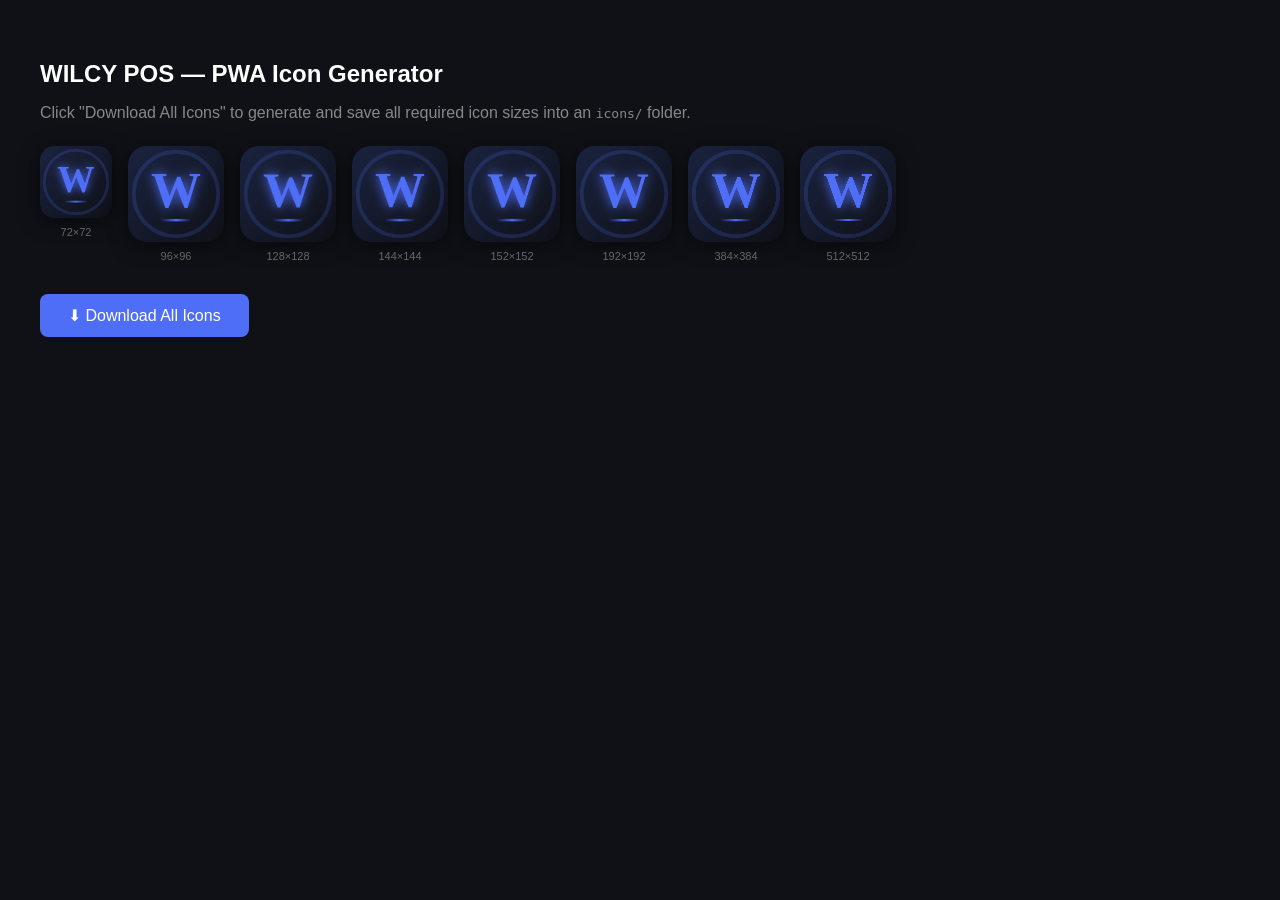
<file: generate-icons.html>
<!DOCTYPE html>
<html lang="en">
<head>
  <meta charset="UTF-8">
  <title>WILCY POS — Icon Generator</title>
  <style>
    body { font-family: sans-serif; background: #0f1117; color: #fff; padding: 32px; }
    h2   { margin-bottom: 8px; }
    p    { color: #888; margin-bottom: 24px; }
    .grid { display: flex; flex-wrap: wrap; gap: 16px; margin-bottom: 32px; }
    canvas { border-radius: 20%; box-shadow: 0 4px 20px #0008; }
    button {
      background: #4f6ef7; color: #fff; border: none; padding: 12px 28px;
      border-radius: 8px; font-size: 1rem; cursor: pointer; margin-right: 12px;
    }
    button:hover { background: #3a58d4; }
    .label { font-size: 11px; color: #666; text-align: center; margin-top: 4px; }
  </style>
</head>
<body>

<h2>WILCY POS — PWA Icon Generator</h2>
<p>Click "Download All Icons" to generate and save all required icon sizes into an <code>icons/</code> folder.</p>

<div class="grid" id="grid"></div>
<button onclick="downloadAll()">⬇ Download All Icons</button>

<script>
const SIZES = [72, 96, 128, 144, 152, 192, 384, 512];

function drawIcon(size) {
  const canvas = document.createElement('canvas');
  canvas.width  = size;
  canvas.height = size;
  const ctx = canvas.getContext('2d');

  const r = size * 0.18;  // corner radius

  // Background gradient
  const grad = ctx.createLinearGradient(0, 0, size, size);
  grad.addColorStop(0, '#1a2340');
  grad.addColorStop(1, '#0f1117');
  roundRect(ctx, 0, 0, size, size, r);
  ctx.fillStyle = grad;
  ctx.fill();

  // Accent ring
  ctx.beginPath();
  ctx.arc(size / 2, size / 2, size * 0.44, 0, Math.PI * 2);
  ctx.strokeStyle = '#4f6ef730';
  ctx.lineWidth = size * 0.04;
  ctx.stroke();

  // "W" letter
  ctx.font = `bold ${size * 0.52}px Georgia, serif`;
  ctx.textAlign    = 'center';
  ctx.textBaseline = 'middle';

  // Glow effect
  ctx.shadowColor  = '#4f6ef7';
  ctx.shadowBlur   = size * 0.12;
  ctx.fillStyle    = '#4f6ef7';
  ctx.fillText('W', size / 2, size * 0.5);

  ctx.shadowBlur = 0;

  // Thin underline accent
  const uw = size * 0.32;
  const uy = size * 0.76;
  const uGrad = ctx.createLinearGradient(size/2 - uw/2, 0, size/2 + uw/2, 0);
  uGrad.addColorStop(0, '#4f6ef700');
  uGrad.addColorStop(0.5, '#4f6ef7');
  uGrad.addColorStop(1, '#4f6ef700');
  ctx.fillStyle = uGrad;
  ctx.fillRect(size/2 - uw/2, uy, uw, size * 0.025);

  return canvas;
}

function roundRect(ctx, x, y, w, h, r) {
  ctx.beginPath();
  ctx.moveTo(x + r, y);
  ctx.lineTo(x + w - r, y);
  ctx.quadraticCurveTo(x + w, y, x + w, y + r);
  ctx.lineTo(x + w, y + h - r);
  ctx.quadraticCurveTo(x + w, y + h, x + w - r, y + h);
  ctx.lineTo(x + r, y + h);
  ctx.quadraticCurveTo(x, y + h, x, y + h - r);
  ctx.lineTo(x, y + r);
  ctx.quadraticCurveTo(x, y, x + r, y);
  ctx.closePath();
}

// Preview grid
const grid = document.getElementById('grid');
SIZES.forEach(size => {
  const canvas = drawIcon(size);
  const wrap   = document.createElement('div');
  canvas.style.width  = Math.min(size, 96) + 'px';
  canvas.style.height = Math.min(size, 96) + 'px';
  const label = document.createElement('div');
  label.className   = 'label';
  label.textContent = size + '×' + size;
  wrap.appendChild(canvas);
  wrap.appendChild(label);
  grid.appendChild(wrap);
});

function downloadAll() {
  SIZES.forEach((size, i) => {
    setTimeout(() => {
      const canvas = drawIcon(size);
      const a = document.createElement('a');
      a.download = `icon-${size}.png`;
      a.href = canvas.toDataURL('image/png');
      a.click();
    }, i * 150);
  });
}
</script>
</body>
</html>
</file>
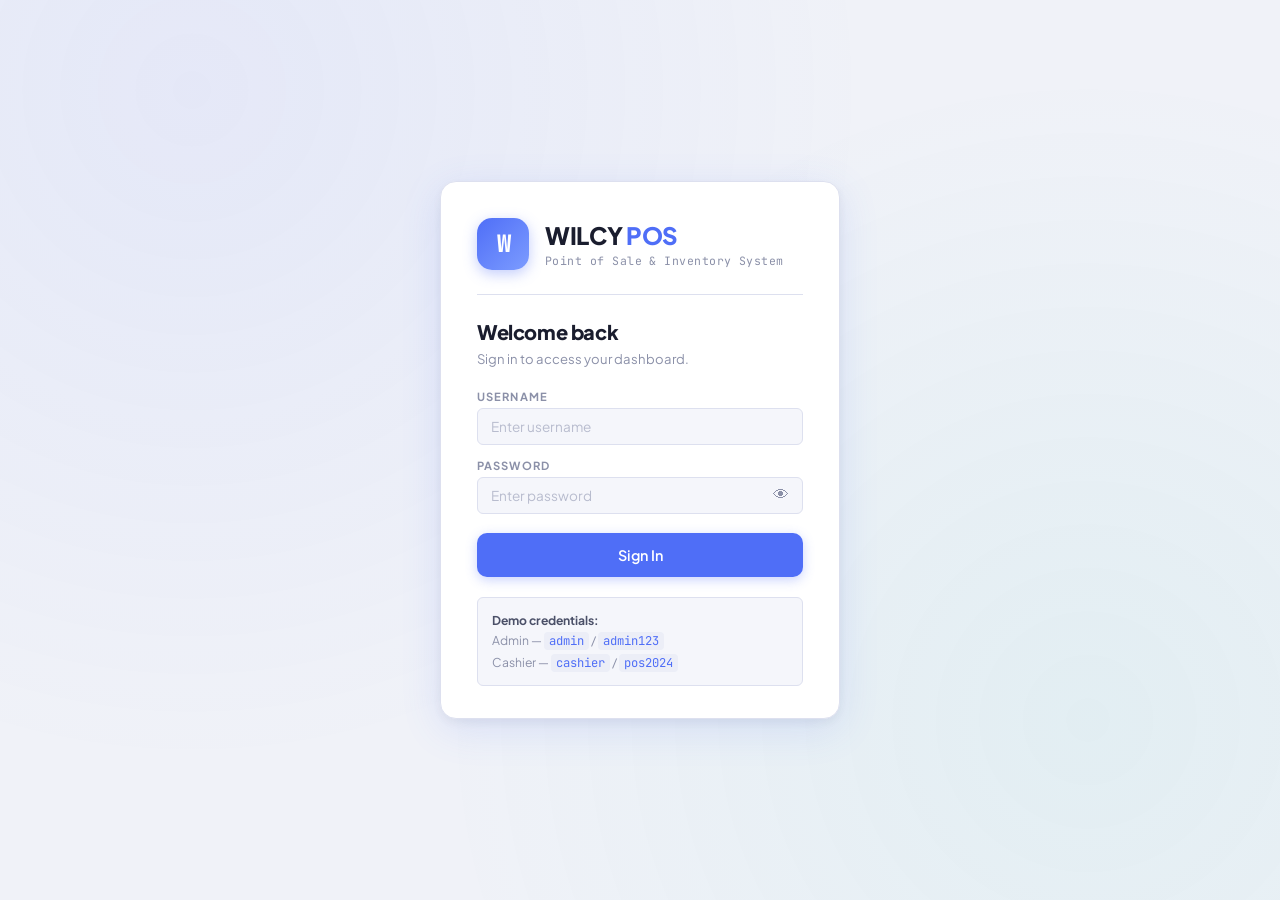
<file: inventory.html>
<!DOCTYPE html>
<html lang="en">
<head>
  <meta charset="UTF-8">
  <meta name="viewport" content="width=device-width, initial-scale=1.0">
  <title>WILCY POS — Inventory</title>

  <!-- PWA -->
  <link rel="manifest" href="manifest.json">
  <meta name="theme-color" content="#4f6ef7">
  <meta name="mobile-web-app-capable" content="yes">
  <meta name="apple-mobile-web-app-capable" content="yes">
  <meta name="apple-mobile-web-app-status-bar-style" content="black-translucent">
  <meta name="apple-mobile-web-app-title" content="WILCY POS">
  <link rel="apple-touch-icon" href="icons/icon-192.png">
  <link rel="icon" type="image/png" sizes="192x192" href="icons/icon-192.png">

  <link rel="stylesheet" href="style.css">
</head>
<body>

<header>
  <div class="logo">
    <div class="logo-mark">W</div>
    <span class="logo-name">WILCY <span>POS</span></span>
    <span class="logo-tag">Inventory</span>
  </div>
  <nav class="main-nav">
    <a href="index.html"     class="nav-link">Dashboard</a>
    <a href="inventory.html" class="nav-link active">Inventory</a>
    <a href="history.html"   class="nav-link">Sales History</a>

  </nav>
  <div class="header-right">
    <div id="syncStatus" class="sync-badge sync-local">◉ Local</div>
    <div class="date-chip" id="dateBadge"></div>
    <div id="userChip"></div>
  </div>
</header>

<main>

  <!-- LOW STOCK ALERT -->
  <div id="lowStockAlert" class="low-stock-strip" style="display:none;margin-bottom:16px;"></div>

  <!-- INVENTORY TABLE -->
  <div class="section-header">
    <div class="section-title">Inventory Management</div>
    <div style="display:flex;gap:10px;align-items:center;">
      <button class="btn btn-ghost btn-sm" onclick="exportInventoryCSV()" data-role="admin">⬇ Export CSV</button>
      <button class="btn btn-primary" onclick="openAddModal()" data-role="admin">＋ Add Item</button>
    </div>
  </div>

  <div class="table-card">
    <div class="table-toolbar">
      <div class="search-wrap">
        <span class="search-ico">⌕</span>
        <input type="text" id="searchInput" placeholder="Search by SKU or item name…">
      </div>
      <select id="stockFilter" class="filter-select" onchange="renderTable(true)">
        <option value="all">All Stock</option>
        <option value="low">Low Stock</option>
        <option value="out">Out of Stock</option>
        <option value="ok">In Stock</option>
      </select>
    </div>
    <div class="tbl-wrap">
      <table>
        <thead>
          <tr>
            <th>SKU / Item</th>
            <th>QTY</th>
            <th>Original Price</th>
            <th>Price / PC</th>
            <th>Margin</th>
            <th>Total Sold</th>
            <th>Actions</th>
          </tr>
        </thead>
        <tbody id="inventoryBody"></tbody>
      </table>
    </div>
    <div class="table-footer" id="invPaginationBar"></div>
  </div>

</main>

<!-- ADD / EDIT MODAL -->
<div class="modal-overlay" id="itemModal">
  <div class="modal">
    <div class="modal-header">
      <div class="modal-title" id="modalTitle">Add New Item</div>
      <button class="modal-close" onclick="closeModal('itemModal')">✕</button>
    </div>
    <div class="modal-grid">
      <div class="form-group full">
        <label>Item Name</label>
        <input type="text" id="mName" placeholder="e.g. Wireless Headphones">
      </div>
      <div class="form-group">
        <label>SKU</label>
        <input type="text" id="mSku" placeholder="e.g. WH-001">
      </div>
      <div class="form-group">
        <label>Quantity</label>
        <input type="number" id="mQty" min="0" placeholder="0">
      </div>
      <div class="form-group">
        <label>Original Price (₱)</label>
        <input type="number" id="mOrigPrice" min="0" step="0.01" placeholder="0.00">
      </div>
      <div class="form-group">
        <label>Price per Piece (₱)</label>
        <input type="number" id="mPrice" min="0" step="0.01" placeholder="0.00">
      </div>
      <div class="form-group">
        <label>Low Stock Threshold</label>
        <input type="number" id="mThreshold" min="1" placeholder="5">
      </div>
    </div>
    <div class="modal-footer">
      <button class="btn btn-ghost"   onclick="closeModal('itemModal')">Cancel</button>
      <button class="btn btn-primary" onclick="saveItem()">Save Item</button>
    </div>
  </div>
</div>

<!-- CONFIRM DELETE MODAL -->
<div class="modal-overlay" id="confirmModal">
  <div class="modal" style="max-width:400px;">
    <div class="modal-header">
      <div class="modal-title">Confirm Delete</div>
      <button class="modal-close" onclick="closeModal('confirmModal')">✕</button>
    </div>
    <p class="confirm-text" id="confirmMsg"></p>
    <div class="modal-footer">
      <button class="btn btn-ghost"  onclick="closeModal('confirmModal')">Cancel</button>
      <button class="btn btn-danger" onclick="confirmDelete()">Delete</button>
    </div>
  </div>
</div>

<!-- RESTOCK MODAL -->
<div class="modal-overlay" id="restockModal">
  <div class="modal" style="max-width:380px;">
    <div class="modal-header">
      <div class="modal-title">Restock Item</div>
      <button class="modal-close" onclick="closeModal('restockModal')">✕</button>
    </div>
    <p style="font-size:0.88rem;color:var(--text2);margin-bottom:16px;">Adding stock to: <strong id="restockName"></strong></p>
    <div class="form-group">
      <label>Quantity to Add</label>
      <input type="number" id="restockQty" min="1" placeholder="e.g. 10">
    </div>
    <div class="modal-footer">
      <button class="btn btn-ghost"   onclick="closeModal('restockModal')">Cancel</button>
      <button class="btn btn-primary" onclick="confirmRestock()">Add Stock</button>
    </div>
  </div>
</div>

<div class="toasts" id="toastContainer"></div>
<!-- BOTTOM NAV (mobile) -->
<nav class="bottom-nav">
  <a href="index.html">
    <span class="nav-icon">🏠</span>
    <span>Dashboard</span>
  </a>
  <a href="inventory.html" class="active">
    <span class="nav-icon">📦</span>
    <span>Inventory</span>
  </a>
  <a href="history.html">
    <span class="nav-icon">🧾</span>
    <span>History</span>
  </a>
</nav>
<script src="auth.js"></script>
<script src="sheets.js"></script>
<script src="inventory.js"></script>
<script>
if ('serviceWorker' in navigator) {
  window.addEventListener('load', () => {
    navigator.serviceWorker.register('./sw.js').catch(() => {});
  });
}
</script>
</body>
</html>
</file>
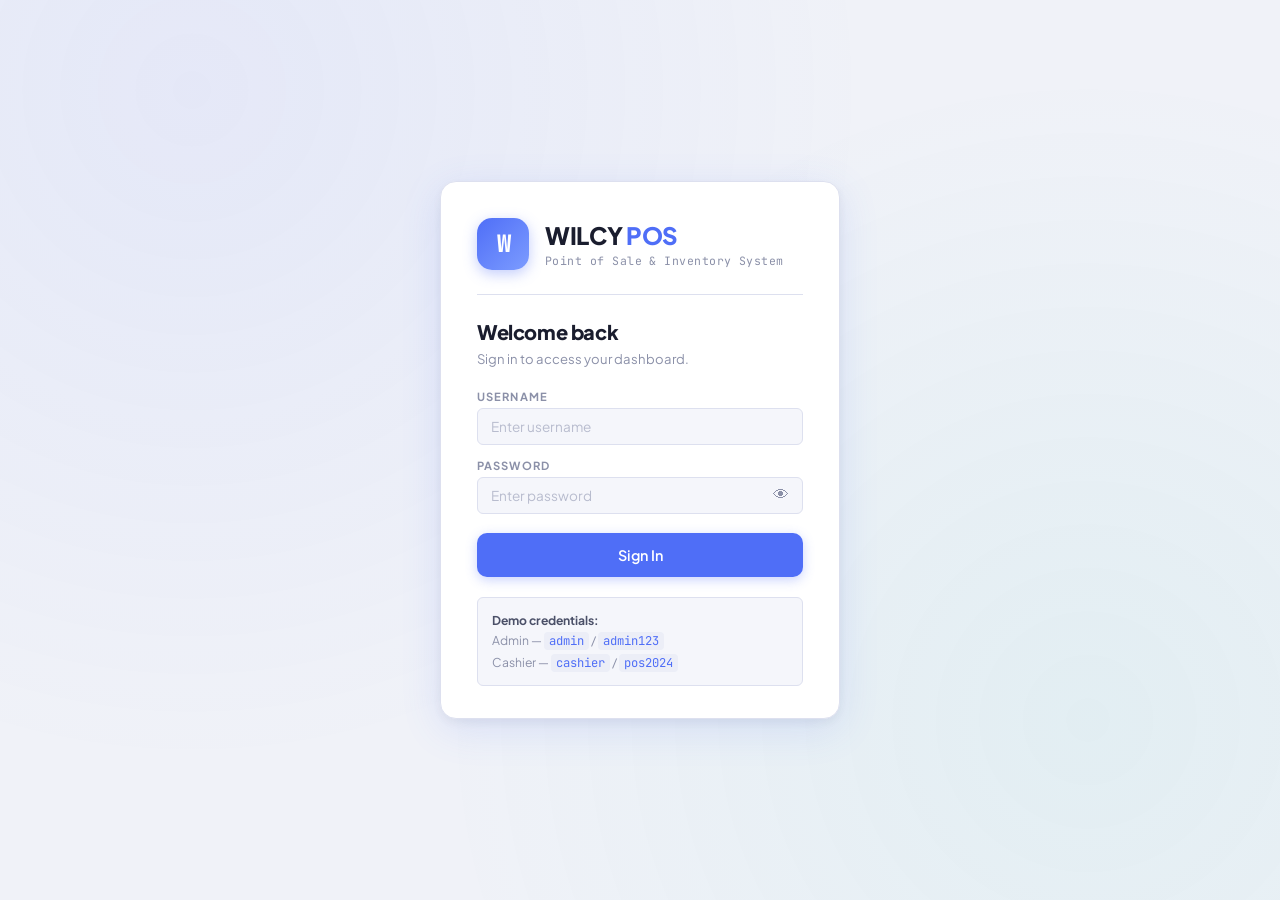
<file: login.html>
<!DOCTYPE html>
<html lang="en">
<head>
  <meta charset="UTF-8">
  <meta name="viewport" content="width=device-width, initial-scale=1.0">
  <title>WILCY POS — Sign In</title>

  <!-- PWA -->
  <link rel="manifest" href="manifest.json">
  <meta name="theme-color" content="#4f6ef7">
  <meta name="mobile-web-app-capable" content="yes">
  <meta name="apple-mobile-web-app-capable" content="yes">
  <meta name="apple-mobile-web-app-status-bar-style" content="black-translucent">
  <meta name="apple-mobile-web-app-title" content="WILCY POS">
  <link rel="apple-touch-icon" href="icons/icon-192.png">
  <link rel="icon" type="image/png" sizes="192x192" href="icons/icon-192.png">

  <link rel="stylesheet" href="style.css">
</head>
<body class="login-page">

<div class="login-wrap">
  <div class="login-card">

    <div class="login-brand">
      <div class="logo-mark lg">W</div>
      <div>
        <div class="logo-name lg">WILCY <span>POS</span></div>
        <div class="login-tagline">Point of Sale &amp; Inventory System</div>
      </div>
    </div>

    <div class="login-divider"></div>

    <p class="login-title">Welcome back</p>
    <p class="login-sub">Sign in to access your dashboard.</p>

    <div id="loginError" class="login-error" style="display:none"></div>

    <div class="form-group">
      <label>Username</label>
      <input type="text" id="loginUser" placeholder="Enter username" autocomplete="username" />
    </div>
    <div class="form-group">
      <label>Password</label>
      <div class="pw-wrap">
        <input type="password" id="loginPass" placeholder="Enter password" autocomplete="current-password" />
        <button class="pw-toggle" type="button" onclick="togglePw()" id="pwToggle">👁</button>
      </div>
    </div>

    <button class="btn btn-primary login-btn" onclick="doLogin()">Sign In</button>

    <div class="login-hint">
      <strong>Demo credentials:</strong><br>
      Admin — <code>admin</code> / <code>admin123</code><br>
      Cashier — <code>cashier</code> / <code>pos2024</code>
    </div>

  </div>
</div>

<div class="toasts" id="toastContainer"></div>
<script src="auth.js"></script>
<script>
if ('serviceWorker' in navigator) {
  window.addEventListener('load', () => {
    navigator.serviceWorker.register('./sw.js').catch(() => {});
  });
}
</script>
</body>
</html>
</file>
<file: style.css>
@import url('https://fonts.googleapis.com/css2?family=Plus+Jakarta+Sans:wght@400;500;600;700;800&family=JetBrains+Mono:wght@400;500;600&display=swap');

:root {
  --bg:        #f0f2f8;
  --surface:   #ffffff;
  --surface2:  #f5f6fb;
  --surface3:  #eceef7;
  --border:    #dde0ef;
  --border2:   #c8ccde;

  --accent:    #4f6ef7;
  --accent-lt: #eef1ff;
  --accent-dk: #3a55d4;

  --teal:      #0fb8a0;
  --teal-lt:   #e6faf8;
  --pink:      #f75f8f;
  --pink-lt:   #fff0f5;
  --amber:     #f59e0b;
  --amber-lt:  #fffbeb;
  --green:     #10b981;
  --green-lt:  #ecfdf5;
  --red:       #ef4444;
  --red-lt:    #fef2f2;

  --text:      #1a1d2e;
  --text2:     #4b5068;
  --text3:     #8b90a8;
  --text4:     #b8bcce;

  --shadow-sm: 0 1px 3px rgba(79,110,247,0.06), 0 1px 2px rgba(0,0,0,0.04);
  --shadow:    0 4px 16px rgba(79,110,247,0.08), 0 2px 6px rgba(0,0,0,0.04);
  --shadow-lg: 0 10px 40px rgba(79,110,247,0.14), 0 4px 12px rgba(0,0,0,0.06);

  --radius:    16px;
  --radius-sm: 10px;
  --radius-xs: 6px;
}

*, *::before, *::after { box-sizing: border-box; margin: 0; padding: 0; }
html { scroll-behavior: smooth; }

body {
  font-family: 'Plus Jakarta Sans', sans-serif;
  background: var(--bg);
  color: var(--text);
  min-height: 100vh;
  overflow-x: hidden;
}

body::before {
  content: '';
  position: fixed; inset: 0;
  background-image:
    radial-gradient(circle at 15% 10%, rgba(79,110,247,0.07) 0%, transparent 50%),
    radial-gradient(circle at 85% 80%, rgba(15,184,160,0.06) 0%, transparent 50%);
  pointer-events: none; z-index: 0;
}

/* ── HEADER ─────────────────────────────────────────────────────── */
header {
  position: sticky; top: 0; z-index: 100;
  background: rgba(255,255,255,0.88);
  backdrop-filter: blur(20px);
  border-bottom: 1px solid var(--border);
  box-shadow: var(--shadow-sm);
  display: flex; align-items: center; justify-content: space-between;
  padding: 0 36px;
  height: 64px;
  gap: 20px;
}

.logo { display: flex; align-items: center; gap: 12px; flex-shrink: 0; }

.logo-mark {
  width: 38px; height: 38px;
  background: linear-gradient(135deg, var(--accent), #7c9cff);
  border-radius: 11px;
  display: flex; align-items: center; justify-content: center;
  box-shadow: 0 4px 14px rgba(79,110,247,0.35);
  font-size: 18px; color: #fff; font-weight: 800;
  font-family: 'JetBrains Mono', monospace;
  letter-spacing: -1px;
}

.logo-name { font-size: 1.25rem; font-weight: 800; letter-spacing: -0.02em; color: var(--text); }
.logo-name span { color: var(--accent); }

.logo-tag {
  font-size: 0.65rem; font-weight: 600; letter-spacing: 0.14em;
  text-transform: uppercase; color: var(--text3);
  background: var(--surface3); border: 1px solid var(--border);
  padding: 3px 9px; border-radius: 20px; margin-left: 4px;
}

/* ── MAIN NAV ───────────────────────────────────────────────────── */
.main-nav {
  display: flex; align-items: center; gap: 4px;
  flex: 1; justify-content: center;
}

.nav-link {
  font-size: 0.84rem; font-weight: 600;
  color: var(--text3); text-decoration: none;
  padding: 7px 16px; border-radius: var(--radius-sm);
  transition: color 0.2s, background 0.2s;
  letter-spacing: 0.01em;
}
.nav-link:hover { color: var(--text2); background: var(--surface3); }
.nav-link.active {
  color: var(--accent);
  background: var(--accent-lt);
}

.header-right { display: flex; align-items: center; gap: 12px; flex-shrink: 0; }

.date-chip {
  font-family: 'JetBrains Mono', monospace;
  font-size: 0.72rem; color: var(--text3);
  background: var(--surface2); border: 1px solid var(--border);
  padding: 6px 14px; border-radius: 20px;
}

/* ── MOBILE BOTTOM NAV ───────────────────────────────────────────── */
.bottom-nav {
  display: none;
  position: fixed; bottom: 0; left: 0; right: 0; z-index: 200;
  background: rgba(255,255,255,0.96);
  backdrop-filter: blur(16px);
  border-top: 1px solid var(--border);
  box-shadow: 0 -4px 20px rgba(79,110,247,0.08);
  height: 60px;
  padding: 0;
}

.bottom-nav a {
  display: flex; flex-direction: column; align-items: center; justify-content: center;
  gap: 3px; flex: 1; height: 100%;
  color: var(--text3); text-decoration: none;
  font-size: 0.62rem; font-weight: 600; letter-spacing: 0.04em;
  text-transform: uppercase; transition: color 0.2s;
}
.bottom-nav a.active { color: var(--accent); }
.bottom-nav a:hover  { color: var(--text2); }
.nav-icon { font-size: 1.2rem; }

/* ── MAIN LAYOUT ────────────────────────────────────────────────── */
main {
  position: relative; z-index: 1;
  max-width: 1380px; margin: 0 auto;
  padding: 32px 36px 60px;
}

/* ── SECTION HEADER ─────────────────────────────────────────────── */
.section-header {
  display: flex; align-items: center; justify-content: space-between;
  margin-bottom: 18px; flex-wrap: wrap; gap: 10px;
}
.section-title {
  font-size: 0.9rem; font-weight: 700;
  letter-spacing: 0.04em; color: var(--text2);
  text-transform: uppercase;
  display: flex; align-items: center; gap: 8px;
}
.section-title::before {
  content: ''; display: block;
  width: 4px; height: 16px; border-radius: 3px;
  background: linear-gradient(var(--accent), var(--teal));
}

/* ── DASHBOARD CARDS ────────────────────────────────────────────── */
.dashboard {
  display: grid;
  grid-template-columns: repeat(4, 1fr);
  gap: 18px; margin-bottom: 32px;
}

.stat-card {
  background: var(--surface); border: 1px solid var(--border);
  border-radius: var(--radius); padding: 24px 24px 20px;
  box-shadow: var(--shadow-sm); position: relative; overflow: hidden;
  transition: box-shadow 0.25s, transform 0.25s, border-color 0.25s;
}
.stat-card:hover { box-shadow: var(--shadow); transform: translateY(-2px); border-color: var(--border2); }

.stat-card-top { display: flex; align-items: flex-start; justify-content: space-between; margin-bottom: 16px; }

.stat-icon { width: 44px; height: 44px; border-radius: 12px; display: flex; align-items: center; justify-content: center; font-size: 1.2rem; flex-shrink: 0; }
.icon-blue  { background: var(--accent-lt); }
.icon-pink  { background: var(--pink-lt); }
.icon-teal  { background: var(--teal-lt); }
.icon-green { background: var(--green-lt); }

.stat-label { font-size: 0.72rem; font-weight: 600; letter-spacing: 0.1em; text-transform: uppercase; color: var(--text3); margin-bottom: 6px; }
.stat-value { font-size: 1.9rem; font-weight: 800; letter-spacing: -0.03em; line-height: 1; }
.val-blue  { color: var(--accent); }
.val-pink  { color: var(--pink); }
.val-teal  { color: var(--teal); }
.val-green { color: var(--green); }

.stat-sub { font-size: 0.76rem; color: var(--text3); margin-top: 6px; font-family: 'JetBrains Mono', monospace; }

.stat-card::after { content: ''; position: absolute; bottom: 0; left: 0; right: 0; height: 3px; }
.stat-card:nth-child(1)::after { background: linear-gradient(90deg, var(--accent), #7c9cff); }
.stat-card:nth-child(2)::after { background: linear-gradient(90deg, var(--pink), #ff9ec0); }
.stat-card:nth-child(3)::after { background: linear-gradient(90deg, var(--teal), #5de8d4); }
.stat-card:nth-child(4)::after { background: linear-gradient(90deg, var(--green), #6ee7b7); }

/* ── LOW STOCK STRIP ─────────────────────────────────────────────── */
.low-stock-strip {
  background: var(--amber-lt); border: 1px solid #fcd97a;
  border-radius: var(--radius-sm); padding: 10px 18px;
  font-size: 0.82rem; color: #92400e;
  display: flex; align-items: center; gap: 10px;
  flex-wrap: wrap;
}
.low-stock-strip em { font-style: normal; font-weight: 700; }
.alert-ico { font-size: 1rem; flex-shrink: 0; }

/* ── BUTTONS ─────────────────────────────────────────────────────── */
.btn {
  display: inline-flex; align-items: center; gap: 7px;
  padding: 10px 20px; border-radius: var(--radius-sm);
  font-family: 'Plus Jakarta Sans', sans-serif;
  font-size: 0.84rem; font-weight: 600;
  cursor: pointer; border: none;
  transition: all 0.2s; white-space: nowrap;
}
.btn-primary { background: var(--accent); color: #fff; box-shadow: 0 3px 12px rgba(79,110,247,0.3); }
.btn-primary:hover { background: var(--accent-dk); box-shadow: 0 6px 20px rgba(79,110,247,0.4); transform: translateY(-1px); }
.btn-ghost { background: var(--surface2); color: var(--text2); border: 1px solid var(--border); }
.btn-ghost:hover { background: var(--surface3); border-color: var(--border2); }
.btn-sm { padding: 7px 13px; font-size: 0.78rem; border-radius: var(--radius-xs); }
.btn-sell    { background: var(--teal-lt);   color: var(--teal);   border: 1px solid #b2ede7; }
.btn-sell:hover    { background: #d0f5f1; }
.btn-restock { background: #f0fdf4;          color: #166534;       border: 1px solid #bbf7d0; }
.btn-restock:hover { background: #dcfce7; }
.btn-edit    { background: var(--accent-lt); color: var(--accent); border: 1px solid #c8d4fd; }
.btn-edit:hover    { background: #dce4ff; }
.btn-del     { background: var(--red-lt);    color: var(--red);    border: 1px solid #fecaca; }
.btn-del:hover     { background: #fee2e2; }
.btn-danger  { background: var(--red); color: #fff; box-shadow: 0 3px 10px rgba(239,68,68,0.25); }
.btn-danger:hover  { background: #dc2626; }

/* ── TABLE ───────────────────────────────────────────────────────── */
.table-card {
  background: var(--surface); border: 1px solid var(--border);
  border-radius: var(--radius); box-shadow: var(--shadow-sm);
  overflow: hidden; margin-bottom: 0;
}

#table-card{
  height: 150px;
}
.table-toolbar {
  display: flex; align-items: center; gap: 12px;
  padding: 14px 18px; border-bottom: 1px solid var(--border);
  background: var(--surface2); flex-wrap: wrap;
}

.search-wrap { flex: 1; position: relative; display: flex; align-items: center; min-width: 160px; }
.search-ico  { position: absolute; left: 12px; color: var(--text4); font-size: 0.95rem; pointer-events: none; }
.search-wrap input {
  width: 100%; background: var(--surface); border: 1px solid var(--border);
  border-radius: var(--radius-xs); padding: 8px 12px 8px 34px;
  color: var(--text); font-family: 'Plus Jakarta Sans', sans-serif;
  font-size: 0.84rem; outline: none;
  transition: border-color 0.2s, box-shadow 0.2s;
}
.search-wrap input::placeholder { color: var(--text4); }
.search-wrap input:focus { border-color: var(--accent); box-shadow: 0 0 0 3px rgba(79,110,247,0.1); }

.filter-select, .filter-date {
  background: var(--surface); border: 1px solid var(--border);
  border-radius: var(--radius-xs); padding: 8px 12px;
  color: var(--text); font-family: 'Plus Jakarta Sans', sans-serif;
  font-size: 0.82rem; outline: none; cursor: pointer;
  transition: border-color 0.2s;
}
.filter-select:focus, .filter-date:focus { border-color: var(--accent); }

.tbl-wrap { overflow-x: auto; -webkit-overflow-scrolling: touch; }

table { width: 100%; border-collapse: collapse; min-width: 520px; }

thead th {
  font-family: 'JetBrains Mono', monospace;
  font-size: 0.68rem; font-weight: 600;
  letter-spacing: 0.12em; text-transform: uppercase;
  color: var(--text3); padding: 12px 18px;
  text-align: left; background: var(--surface2);
  border-bottom: 1px solid var(--border);
  white-space: nowrap;
}
thead th:first-child { padding-left: 20px; }
thead th.sortable { cursor: pointer; user-select: none; }
thead th.sortable:hover { color: var(--accent); }
.sort-ico { color: var(--accent); }

tbody tr { border-bottom: 1px solid var(--border); transition: background 0.15s; }
tbody tr:last-child { border-bottom: none; }
tbody tr:hover { background: var(--accent-lt); }

tbody td { padding: 13px 18px; font-size: 0.86rem; vertical-align: middle; }
tbody td:first-child { padding-left: 20px; }

.td-sku { font-family: 'JetBrains Mono', monospace; font-size: 0.72rem; color: var(--text3); margin-bottom: 2px; }
.td-name { font-weight: 700; color: var(--text); font-size: 0.9rem; }
.td-mono { font-family: 'JetBrains Mono', monospace; font-size: 0.82rem; color: var(--text2); }
.td-actions { display: flex; gap: 5px; flex-wrap: wrap; }

.qty-ok  { color: var(--green); font-weight: 700; font-family: 'JetBrains Mono', monospace; }
.qty-low { color: var(--amber); font-weight: 700; font-family: 'JetBrains Mono', monospace; }
.qty-out { color: var(--red);   font-weight: 700; font-family: 'JetBrains Mono', monospace; }

.badge {
  display: inline-flex; align-items: center; gap: 4px;
  font-size: 0.64rem; font-weight: 700;
  letter-spacing: 0.08em; text-transform: uppercase;
  padding: 2px 8px; border-radius: 20px; margin-left: 6px;
}
.badge-low  { background: var(--amber-lt); color: var(--amber); border: 1px solid #fcd97a; }
.badge-out  { background: var(--red-lt);   color: var(--red);   border: 1px solid #fca5a5; }
.badge-best { background: var(--pink-lt);  color: var(--pink);  border: 1px solid #fda4bf; }

.margin-pos { color: var(--green); font-family: 'JetBrains Mono', monospace; font-size: 0.82rem; }
.margin-neg { color: var(--red);   font-family: 'JetBrains Mono', monospace; font-size: 0.82rem; }

.empty-state { text-align: center; padding: 56px 20px; color: var(--text4); }
.empty-icon  { font-size: 2.2rem; margin-bottom: 10px; opacity: 0.5; }
.empty-state p { font-size: 0.85rem; color: var(--text3); }

/* Table footer */
.table-footer {
  border-top: 1px solid var(--border);
  background: var(--surface2);
}
.history-footer-row {
  display: flex; justify-content: space-between; align-items: center;
  padding: 12px 20px; font-size: 0.82rem; color: var(--text3);
  font-family: 'JetBrains Mono', monospace; flex-wrap: wrap; gap: 6px;
}
.history-footer-row strong { color: var(--text); }

/* ── PAYMENT CHIPS ───────────────────────────────────────────────── */
.pay-chip {
  display: inline-block; font-size: 0.66rem; font-weight: 700;
  letter-spacing: 0.06em; text-transform: uppercase;
  padding: 2px 9px; border-radius: 20px;
}
.pay-cash   { background: #f0fdf4; color: #166534; border: 1px solid #bbf7d0; }
.pay-gcash  { background: #eff6ff; color: #1d4ed8; border: 1px solid #bfdbfe; }
.pay-maya   { background: #f5f3ff; color: #6d28d9; border: 1px solid #ddd6fe; }
.pay-card   { background: var(--pink-lt); color: #9d174d; border: 1px solid #fda4bf; }
.pay-other  { background: var(--surface3); color: var(--text3); border: 1px solid var(--border); }

/* ── TWO-COL LAYOUT ──────────────────────────────────────────────── */
.two-col { display: grid; grid-template-columns: 1fr 360px; gap: 22px; margin-top: 28px; }

/* ── DASHBOARD SPLIT LAYOUT ──────────────────────────────────────── */
.dash-split {
  display: grid;
  grid-template-columns: 1fr 420px;
  gap: 24px;
  align-items: start;
}

/* ── SALES LOG ───────────────────────────────────────────────────── */
.sales-card {
  background: var(--surface); border: 1px solid var(--border);
  border-radius: var(--radius); box-shadow: var(--shadow-sm);
  overflow: hidden; display: flex; flex-direction: column;
  max-height: 430px;
}
.sales-card-header {
  display: flex; align-items: center; justify-content: space-between;
  padding: 14px 18px; background: var(--surface2);
  border-bottom: 1px solid var(--border); flex-shrink: 0;
}
.sales-label { font-family: 'JetBrains Mono', monospace; font-size: 0.68rem; font-weight: 600; letter-spacing: 0.12em; text-transform: uppercase; color: var(--text3); }
.sales-count { font-family: 'JetBrains Mono', monospace; font-size: 0.72rem; color: var(--text4); }

.sales-scroll { overflow-y: auto; flex: 1; }
.sales-scroll::-webkit-scrollbar { width: 4px; }
.sales-scroll::-webkit-scrollbar-track { background: transparent; }
.sales-scroll::-webkit-scrollbar-thumb { background: var(--border); border-radius: 4px; }

.sale-row {
  display: flex; align-items: center; gap: 12px;
  padding: 12px 18px; border-bottom: 1px solid var(--border);
  transition: background 0.15s;
  animation: fadeSlide 0.3s ease;
}
.sale-row:last-child { border-bottom: none; }
.sale-row:hover { background: var(--surface2); }

@keyframes fadeSlide {
  from { opacity: 0; transform: translateY(-6px); }
  to   { opacity: 1; transform: translateY(0); }
}

.sale-dot { width: 8px; height: 8px; border-radius: 50%; background: var(--green); flex-shrink: 0; box-shadow: 0 0 6px rgba(16,185,129,0.4); }
.sale-info { flex: 1; min-width: 0; }
.sale-name { font-weight: 600; font-size: 0.86rem; white-space: nowrap; overflow: hidden; text-overflow: ellipsis; }
.sale-meta { font-family: 'JetBrains Mono', monospace; font-size: 0.7rem; color: var(--text3); margin-top: 2px; }
.sale-rev-col { text-align: right; flex-shrink: 0; }
.sale-rev-amt { font-weight: 700; font-size: 0.9rem; color: var(--green); font-family: 'JetBrains Mono', monospace; }
.sale-rev-lbl { font-size: 0.65rem; color: var(--text4); margin-top: 1px; }

/* ── SELL PANEL ──────────────────────────────────────────────────── */
.sell-panel {
  background: var(--surface); border: 1px solid var(--border);
  border-radius: var(--radius); box-shadow: var(--shadow-sm);
  padding: 22px; height: fit-content;
}
.panel-title { font-size: 0.9rem; font-weight: 700; margin-bottom: 18px; display: flex; align-items: center; gap: 8px; color: var(--text); }
.live-dot { width: 8px; height: 8px; border-radius: 50%; background: var(--green); box-shadow: 0 0 8px rgba(16,185,129,0.5); animation: livepulse 2s infinite; flex-shrink: 0; }
@keyframes livepulse {
  0%, 100% { opacity: 1; transform: scale(1); }
  50%       { opacity: 0.5; transform: scale(0.85); }
}

/* ── BILL / CHANGE ROW ───────────────────────────────────────────── */
.bill-change-row {
  display: grid; grid-template-columns: 1fr 1fr; gap: 10px;
  margin-bottom: 13px;
}
.change-display {
  background: var(--green-lt); border: 1px solid #a7f3d0;
  border-radius: var(--radius-xs); padding: 9px 13px;
  display: flex; flex-direction: column; gap: 3px;
}
.change-display.insufficient {
  background: var(--red-lt); border-color: #fca5a5;
}
.change-label {
  font-size: 0.7rem; font-weight: 700; letter-spacing: 0.1em;
  text-transform: uppercase; color: var(--text3);
}
.change-amount {
  font-family: 'JetBrains Mono', monospace;
  font-size: 1rem; font-weight: 700; color: var(--green);
}
.change-display.insufficient .change-amount { color: var(--red); }

/* ── FORMS ───────────────────────────────────────────────────────── */
.form-group { margin-bottom: 13px; }
.form-group label { display: block; font-size: 0.7rem; font-weight: 700; letter-spacing: 0.1em; text-transform: uppercase; color: var(--text3); margin-bottom: 5px; }
.form-group input, .form-group select {
  width: 100%; background: var(--surface2); border: 1px solid var(--border);
  border-radius: var(--radius-xs); padding: 9px 13px;
  color: var(--text); font-family: 'Plus Jakarta Sans', sans-serif;
  font-size: 0.85rem; outline: none;
  transition: border-color 0.2s, box-shadow 0.2s, background 0.2s;
  -webkit-appearance: none;
}
.form-group input::placeholder { color: var(--text4); }
.form-group input:focus, .form-group select:focus { border-color: var(--accent); background: #fff; box-shadow: 0 0 0 3px rgba(79,110,247,0.1); }
.form-group select option { background: #fff; }

.info-box { background: var(--surface2); border: 1px solid var(--border); border-radius: var(--radius-xs); padding: 12px 14px; margin-bottom: 13px; display: none; }
.info-box.show { display: block; }
.info-box-name { font-weight: 700; font-size: 0.88rem; margin-bottom: 8px; color: var(--text); }
.info-row { display: flex; justify-content: space-between; font-size: 0.76rem; color: var(--text3); font-family: 'JetBrains Mono', monospace; margin-top: 4px; }
.info-val { color: var(--text2); font-weight: 500; }

.preview-box { background: var(--green-lt); border: 1px solid #a7f3d0; border-radius: var(--radius-xs); padding: 12px 14px; }
.preview-box .info-row { color: var(--text3); }
.preview-box .info-val { color: var(--green); font-weight: 700; }

/* ── MODAL ───────────────────────────────────────────────────────── */
.modal-overlay { position: fixed; inset: 0; z-index: 500; background: rgba(26,29,46,0.45); backdrop-filter: blur(6px); display: flex; align-items: center; justify-content: center; opacity: 0; pointer-events: none; transition: opacity 0.25s; }
.modal-overlay.open { opacity: 1; pointer-events: all; }

.modal { background: var(--surface); border: 1px solid var(--border); border-radius: var(--radius); padding: 28px 28px 24px; width: 100%; max-width: 500px; margin: 20px; box-shadow: var(--shadow-lg); transform: scale(0.96) translateY(16px); transition: transform 0.25s; max-height: 90vh; overflow-y: auto; }
.modal-overlay.open .modal { transform: scale(1) translateY(0); }

.modal-header { display: flex; align-items: center; justify-content: space-between; margin-bottom: 22px; }
.modal-title { font-size: 1.05rem; font-weight: 800; letter-spacing: -0.02em; color: var(--text); }
.modal-close { width: 30px; height: 30px; border-radius: var(--radius-xs); background: var(--surface2); border: 1px solid var(--border); color: var(--text3); cursor: pointer; font-size: 1rem; display: flex; align-items: center; justify-content: center; transition: all 0.2s; flex-shrink: 0; }
.modal-close:hover { background: var(--red-lt); color: var(--red); border-color: #fca5a5; }

.modal-grid { display: grid; grid-template-columns: 1fr 1fr; gap: 12px; }
.modal-grid .full { grid-column: 1 / -1; }

.modal-footer { display: flex; gap: 10px; justify-content: flex-end; padding-top: 18px; margin-top: 18px; border-top: 1px solid var(--border); flex-wrap: wrap; }

.confirm-text { font-size: 0.9rem; line-height: 1.65; color: var(--text2); }
.confirm-text strong { color: var(--text); font-weight: 700; }

/* ── TOAST ───────────────────────────────────────────────────────── */
.toasts { position: fixed; bottom: 22px; right: 22px; z-index: 1000; display: flex; flex-direction: column; gap: 8px; pointer-events: none; }
.toast { display: flex; align-items: center; gap: 10px; background: var(--surface); border: 1px solid var(--border); border-radius: var(--radius-sm); padding: 11px 16px; font-size: 0.82rem; font-weight: 500; box-shadow: var(--shadow-lg); animation: toastPop 0.3s cubic-bezier(.34,1.56,.64,1); min-width: 220px; max-width: 300px; pointer-events: all; }
@keyframes toastPop { from { opacity: 0; transform: scale(0.9) translateX(12px); } to { opacity: 1; transform: scale(1) translateX(0); } }
.toast.success { border-left: 3px solid var(--green); }
.toast.error   { border-left: 3px solid var(--red); }
.toast.warn    { border-left: 3px solid var(--amber); }
.t-icon { font-size: 0.95rem; flex-shrink: 0; }

/* ── CHARTS ──────────────────────────────────────────────────────── */
.chart-row { display: flex; align-items: center; gap: 10px; margin-bottom: 10px; }
.chart-label { font-size: 0.78rem; color: var(--text2); min-width: 120px; max-width: 120px; overflow: hidden; text-overflow: ellipsis; white-space: nowrap; font-weight: 500; }
.chart-bar-wrap { flex: 1; background: var(--surface2); border-radius: 4px; height: 10px; overflow: hidden; }
.chart-bar { height: 100%; border-radius: 4px; transition: width 0.5s ease; }
.chart-val { font-family: 'JetBrains Mono', monospace; font-size: 0.75rem; color: var(--text2); min-width: 72px; text-align: right; }

.bar-chart { display: flex; align-items: flex-end; gap: 6px; height: 180px; padding-top: 24px; position: relative; }
.bar-col { flex: 1; display: flex; flex-direction: column; align-items: center; gap: 4px; height: 100%; justify-content: flex-end; }
.bar-tip { font-family: 'JetBrains Mono', monospace; font-size: 0.6rem; color: var(--text3); white-space: nowrap; writing-mode: vertical-rl; transform: rotate(180deg); height: 50px; overflow: hidden; }
.bar-body { width: 100%; background: linear-gradient(to top, var(--accent), #7c9cff); border-radius: 4px 4px 0 0; min-height: 4px; transition: height 0.5s ease; }
.bar-lbl { font-size: 0.62rem; color: var(--text4); white-space: nowrap; overflow: hidden; text-overflow: ellipsis; max-width: 100%; text-align: center; }

/* ── MISC ────────────────────────────────────────────────────────── */
.clear-btn { font-size: 0.73rem; color: var(--text3); background: none; border: none; cursor: pointer; font-family: 'Plus Jakarta Sans', sans-serif; font-weight: 600; letter-spacing: 0.04em; transition: color 0.2s; }
.clear-btn:hover { color: var(--red); }

/* ── HISTORY TOOLBAR ─────────────────────────────────────────────── */
.history-toolbar {
  display: flex; flex-direction: column; gap: 10px;
  padding: 14px 18px; border-bottom: 1px solid var(--border);
  background: var(--surface2);
}

.history-search { width: 100%; }

.history-filters {
  display: flex; align-items: center; gap: 10px; flex-wrap: wrap;
}

.date-range-group {
  display: flex; align-items: center; gap: 8px;
}
.date-sep { font-size: 0.8rem; color: var(--text3); flex-shrink: 0; }
.date-range-group .filter-date { min-width: 0; flex: 1; }

/* ── PAGINATION ──────────────────────────────────────────────────── */
.pagination-wrap {
  display: flex; align-items: center; justify-content: space-between;
  padding: 10px 16px 10px; flex-wrap: wrap; gap: 8px;
}
.pg-info { font-size: 0.78rem; color: var(--text3); }
.pg-controls { display: flex; align-items: center; gap: 4px; }
.pg-btn {
  min-width: 30px; height: 30px; padding: 0 6px;
  border-radius: 6px; border: 1px solid var(--border);
  background: var(--surface2); color: var(--text2);
  font-size: 0.8rem; cursor: pointer;
  transition: background 0.15s, color 0.15s, border-color 0.15s; line-height: 1;
}
.pg-btn:hover:not(:disabled) { background: var(--accent-lt); color: var(--accent); border-color: var(--accent); }
.pg-btn.pg-active { background: var(--accent); color: #fff; border-color: var(--accent); font-weight: 700; }
.pg-btn:disabled { opacity: 0.35; cursor: default; }
.pg-arrow { font-size: 1rem; font-weight: 700; }
.pg-ellipsis { font-size: 0.8rem; color: var(--text4); padding: 0 2px; user-select: none; }

/* ── CART STYLES ─────────────────────────────────────────────────── */
.cart-section {
  border: 1px solid var(--border); border-radius: var(--radius-sm);
  overflow: hidden; margin: 12px 0 0;
}
.cart-header {
  display: flex; align-items: center; justify-content: space-between;
  padding: 8px 12px; background: var(--surface2); border-bottom: 1px solid var(--border);
}
.cart-lbl {
  font-family: 'JetBrains Mono', monospace;
  font-size: 0.68rem; font-weight: 600;
  letter-spacing: 0.1em; text-transform: uppercase; color: var(--text3);
}
.cart-count {
  display: inline-flex; align-items: center; justify-content: center;
  background: var(--accent); color: #fff;
  font-size: 0.65rem; font-weight: 700;
  width: 18px; height: 18px; border-radius: 50%; margin-left: 5px;
}
.cart-items { max-height: 200px; overflow-y: auto; }
.cart-items::-webkit-scrollbar { width: 4px; }
.cart-items::-webkit-scrollbar-thumb { background: var(--border); border-radius: 4px; }
.cart-empty { text-align: center; padding: 18px; font-size: 0.8rem; color: var(--text4); }
.cart-row {
  display: flex; align-items: center; gap: 8px;
  padding: 8px 12px; border-bottom: 1px solid var(--border);
  font-size: 0.82rem; animation: fadeSlide 0.2s ease;
}
.cart-row:last-child { border-bottom: none; }
.cart-row:hover { background: var(--surface2); }
.cart-item-info { flex: 1; min-width: 0; }
.cart-item-name { font-weight: 600; color: var(--text); white-space: nowrap; overflow: hidden; text-overflow: ellipsis; font-size: 0.82rem; }
.cart-item-price { font-family: 'JetBrains Mono', monospace; font-size: 0.68rem; color: var(--text3); }
.cart-qty-input {
  width: 54px; text-align: center; padding: 4px 6px; font-size: 0.82rem;
  border: 1px solid var(--border); border-radius: var(--radius-xs);
  background: var(--surface); color: var(--text); outline: none;
}
.cart-qty-input:focus { border-color: var(--accent); }
.cart-item-total {
  font-family: 'JetBrains Mono', monospace;
  font-size: 0.8rem; font-weight: 600; color: var(--text2);
  min-width: 68px; text-align: right;
}
.cart-remove {
  background: none; border: none; cursor: pointer;
  color: var(--text4); font-size: 0.75rem; padding: 3px 5px;
  border-radius: 4px; transition: color 0.15s, background 0.15s; flex-shrink: 0;
}
.cart-remove:hover { color: var(--red); background: var(--red-lt); }
.cart-totals {
  background: var(--surface2); border: 1px solid var(--border);
  border-radius: var(--radius-xs); padding: 10px 12px; margin-top: 8px;
}

/* ── ITEM SEARCH (dashboard) ─────────────────────────────────────── */
.item-search-wrap { position: relative; }
.item-results {
  display: none; position: absolute;
  top: calc(100% + 6px); left: 0; right: 0;
  background: var(--surface); border: 1px solid var(--border);
  border-radius: var(--radius-sm); box-shadow: var(--shadow-lg);
  z-index: 200; max-height: 320px; overflow-y: auto;
}
.item-results.open { display: block; }
.item-result-row {
  display: flex; align-items: center; justify-content: space-between;
  padding: 10px 14px; gap: 12px; cursor: pointer;
  border-bottom: 1px solid var(--border); transition: background 0.15s;
}
.item-result-row:last-child { border-bottom: none; }
.item-result-row:hover { background: var(--accent-lt); }
.item-result-row.disabled { opacity: 0.45; cursor: not-allowed; pointer-events: none; }
.ir-left { display: flex; flex-direction: column; gap: 2px; min-width: 0; flex: 1; }
.ir-name { font-size: 0.88rem; font-weight: 600; color: var(--text); white-space: nowrap; overflow: hidden; text-overflow: ellipsis; }
.ir-sku  { font-size: 0.72rem; color: var(--text3); font-family: 'JetBrains Mono', monospace; }
.ir-right { display: flex; align-items: center; gap: 8px; flex-shrink: 0; }
.ir-price { font-size: 0.82rem; font-weight: 600; color: var(--accent); }
.ir-stock { font-size: 0.75rem; color: var(--text3); }
.ir-stock.low { color: var(--amber); font-weight: 600; }
.ir-stock.out { color: var(--red); font-weight: 600; }
.ir-add {
  background: var(--accent); color: #fff; border: none; border-radius: 7px;
  padding: 5px 12px; font-size: 0.78rem; font-weight: 600;
  cursor: pointer; white-space: nowrap; transition: background 0.15s;
}
.ir-add:hover { background: var(--accent-dk); }
.ir-empty { padding: 20px; text-align: center; color: var(--text3); font-size: 0.85rem; }
.item-search-field {
  width: 100%; padding: 10px 14px 10px 38px;
  border: 1px solid var(--border); border-radius: var(--radius-sm);
  font-size: 0.9rem; background: var(--surface2); color: var(--text); outline: none;
  transition: border-color 0.2s, box-shadow 0.2s;
  font-family: 'Plus Jakarta Sans', sans-serif;
}
.item-search-field:focus {
  border-color: var(--accent); box-shadow: 0 0 0 3px rgba(79,110,247,0.12);
  background: var(--surface);
}

/* ── RECEIPT ─────────────────────────────────────────────────────── */
.receipt {
  font-family: 'JetBrains Mono', monospace;
  font-size: 0.82rem; color: var(--text2); padding: 4px 0;
}
.receipt-store {
  font-size: 1.1rem; font-weight: 800; text-align: center;
  color: var(--text); letter-spacing: 0.1em; margin-bottom: 4px;
}
.receipt-meta { text-align: center; font-size: 0.72rem; color: var(--text3); margin-bottom: 2px; }
.receipt-line { border-top: 1px dashed var(--border2); margin: 10px 0; }
.receipt-table { width: 100%; border-collapse: collapse; font-size: 0.78rem; }
.receipt-table th {
  font-size: 0.65rem; font-weight: 700; letter-spacing: 0.08em;
  text-transform: uppercase; color: var(--text3);
  padding: 4px 0; text-align: left; border-bottom: 1px solid var(--border);
}
.receipt-table td { padding: 5px 0; vertical-align: top; }
.receipt-table td:not(:first-child) { text-align: right; }
.receipt-total-row {
  display: flex; justify-content: space-between;
  font-size: 0.9rem; font-weight: 600; color: var(--text); margin-top: 6px;
}
.receipt-thanks { text-align: center; font-size: 0.72rem; color: var(--text3); margin-top: 6px; }

/* ── SYNC BADGE ──────────────────────────────────────────────────── */
.sync-badge {
  display: flex; align-items: center; gap: 5px;
  font-family: 'JetBrains Mono', monospace;
  font-size: 0.68rem; padding: 5px 11px; border-radius: 20px;
  border: 1px solid transparent; white-space: nowrap;
}
.sync-live    { background: var(--green-lt); color: #065f46; border-color: #a7f3d0; }
.sync-syncing { background: var(--amber-lt); color: #92400e; border-color: #fcd97a; animation: spin 1s linear infinite; }
.sync-offline { background: var(--red-lt);   color: var(--red); border-color: #fca5a5; }
.sync-local   { background: var(--surface3); color: var(--text3); border-color: var(--border); }
@keyframes spin { to { transform: rotate(360deg); } }

/* ── IDLE WARNING ────────────────────────────────────────────────── */
.idle-warning {
  position: fixed; bottom: 80px; right: 22px; z-index: 2000;
  background: var(--surface); border: 1px solid var(--amber);
  border-radius: var(--radius); box-shadow: var(--shadow-lg);
  padding: 16px 20px; max-width: 320px;
  animation: toastPop 0.3s cubic-bezier(.34,1.56,.64,1);
}
.idle-warning-inner { display: flex; align-items: flex-start; gap: 14px; }
.idle-ico { font-size: 1.6rem; flex-shrink: 0; line-height: 1; margin-top: 2px; }
.idle-warning strong { display: block; font-size: 0.88rem; font-weight: 700; color: var(--text); margin-bottom: 3px; }
.idle-warning p { font-size: 0.78rem; color: var(--text3); font-family: 'JetBrains Mono', monospace; line-height: 1.5; margin-bottom: 10px; }

/* ── USER CHIP ───────────────────────────────────────────────────── */
.user-chip { display: flex; align-items: center; gap: 8px; background: var(--surface2); border: 1px solid var(--border); border-radius: 99px; padding: 4px 12px 4px 4px; }
.user-avatar { width: 28px; height: 28px; border-radius: 50%; background: linear-gradient(135deg, var(--accent), var(--teal)); color: #fff; font-size: 0.75rem; font-weight: 700; display: flex; align-items: center; justify-content: center; flex-shrink: 0; }
.user-info { display: flex; flex-direction: column; line-height: 1.2; }
.user-name { font-size: 0.78rem; font-weight: 600; color: var(--text); }
.user-role { font-size: 0.65rem; color: var(--text3); font-family: 'JetBrains Mono', monospace; letter-spacing: 0.06em; }
.logout-btn { background: none; border: none; cursor: pointer; font-size: 1rem; color: var(--text4); padding: 2px 0 2px 6px; transition: color 0.2s; line-height: 1; }
.logout-btn:hover { color: var(--red); }

/* ── LOGIN PAGE ──────────────────────────────────────────────────── */
body.login-page { background: var(--bg); display: flex; align-items: center; justify-content: center; min-height: 100vh; }
.login-wrap { width: 100%; max-width: 440px; padding: 20px; position: relative; z-index: 1; }
.login-card { background: var(--surface); border: 1px solid var(--border); border-radius: var(--radius); padding: 36px 36px 32px; box-shadow: var(--shadow-lg); }
.login-brand { display: flex; align-items: center; gap: 16px; margin-bottom: 24px; }
.logo-mark.lg { width: 52px; height: 52px; border-radius: 15px; font-size: 24px; }
.logo-name.lg { font-size: 1.5rem; }
.login-tagline { font-size: 0.72rem; color: var(--text3); font-family: 'JetBrains Mono', monospace; letter-spacing: 0.04em; margin-top: 3px; }
.login-divider { height: 1px; background: var(--border); margin: 0 0 24px; }
.login-title { font-size: 1.25rem; font-weight: 800; color: var(--text); letter-spacing: -0.02em; margin-bottom: 6px; }
.login-sub { font-size: 0.82rem; color: var(--text3); margin-bottom: 22px; }
.login-error { background: var(--red-lt); border: 1px solid #fca5a5; border-radius: var(--radius-xs); padding: 10px 14px; font-size: 0.82rem; color: var(--red); margin-bottom: 16px; display: flex; align-items: center; gap: 8px; }
.login-error::before { content: '✕'; font-weight: 700; flex-shrink: 0; }
.pw-wrap { position: relative; }
.pw-wrap input { padding-right: 40px; }
.pw-toggle { position: absolute; right: 10px; top: 50%; transform: translateY(-50%); background: none; border: none; cursor: pointer; font-size: 1rem; line-height: 1; color: var(--text3); padding: 4px; }
.login-btn { width: 100%; justify-content: center; margin-top: 6px; padding: 13px; font-size: 0.9rem; }
.login-hint { margin-top: 20px; padding: 12px 14px; background: var(--surface2); border: 1px solid var(--border); border-radius: var(--radius-xs); font-size: 0.76rem; color: var(--text3); line-height: 1.7; }
.login-hint strong { color: var(--text2); }
.login-hint code { font-family: 'JetBrains Mono', monospace; background: var(--surface3); padding: 1px 5px; border-radius: 4px; color: var(--accent); }

/* ══════════════════════════════════════════════════════════════════
   RESPONSIVE BREAKPOINTS
   ══════════════════════════════════════════════════════════════════ */

/* ── 1200px: collapse 4-col stat grid and two-col charts ── */
@media (max-width: 1200px) {
  .dashboard { grid-template-columns: repeat(2, 1fr); }
  .two-col { grid-template-columns: 1fr; }
}

/* ── 960px: collapse dash-split to single column ── */
@media (max-width: 960px) {
  .dash-split { grid-template-columns: 1fr; }
  .sell-panel { max-width: 100%; }
}

/* ── 760px: hide desktop nav, shrink header ── */
@media (max-width: 760px) {
  header { padding: 0 14px; height: 56px; gap: 10px; }
  .logo-tag { display: none; }
  .main-nav { display: none; }
  .bottom-nav { display: flex; }
  main { padding: 16px 14px 80px; } /* 80px bottom clearance for bottom-nav */
  .history-toolbar { flex-direction: row; flex-wrap: wrap; }
  .history-search { flex: 1; min-width: 150px; }
}

/* ── 600px: history toolbar vertical, table adjustments ── */
@media (max-width: 600px) {
  .history-toolbar { flex-direction: column; }
  .history-filters { flex-direction: column; align-items: stretch; }
  .date-range-group { width: 100%; }
  .date-range-group .filter-date { flex: 1; }
  .history-filters .filter-select,
  .history-filters .btn { width: 100%; }
  .history-footer-row { flex-direction: column; gap: 4px; }
}

/* ── 500px: single-col stat cards, single-col modal grid ── */
@media (max-width: 500px) {
  .dashboard { grid-template-columns: 1fr 1fr; }
  .modal-grid { grid-template-columns: 1fr; }
  .modal { margin: 12px; padding: 20px 16px 18px; }
  .date-chip { display: none; }
  .sync-badge span:last-child { display: none; }
  .user-info { display: none; }
  .stat-value { font-size: 1.5rem; }
  .toasts { right: 12px; bottom: 72px; }
  .toast { min-width: 180px; max-width: 260px; }
  /* ir-price and ir-stock hidden on very small screens */
  .ir-price { display: none; }
  .ir-stock { display: none; }
}

@media (max-width: 380px) {
  .dashboard { grid-template-columns: 1fr; }
  header { padding: 0 10px; }
}

/* ══════════════════════════════════════════════════════════════════
   PRINT STYLES — receipt only, clean thermal-style output
   ══════════════════════════════════════════════════════════════════ */
@media print {
  /* Hide everything except the receipt content */
  body > *:not(#printReceiptMount) { display: none !important; }
  #printReceiptMount { display: block !important; }

  body {
    background: #fff !important;
    margin: 0; padding: 0;
  }

  .print-receipt-page {
    width: 280px;
    margin: 0 auto;
    padding: 16px 12px;
    font-family: 'Courier New', Courier, monospace;
    font-size: 11px;
    color: #000;
    background: #fff;
  }

  .prp-store {
    text-align: center;
    font-size: 16px;
    font-weight: 700;
    letter-spacing: 0.15em;
    margin-bottom: 2px;
  }

  .prp-tagline {
    text-align: center;
    font-size: 9px;
    color: #555;
    margin-bottom: 8px;
  }

  .prp-line-dash {
    border: none;
    border-top: 1px dashed #aaa;
    margin: 6px 0;
  }

  .prp-meta-row {
    display: flex;
    justify-content: space-between;
    font-size: 10px;
    color: #444;
    margin-bottom: 2px;
  }

  .prp-section-label {
    font-size: 9px;
    text-transform: uppercase;
    letter-spacing: 0.1em;
    color: #777;
    margin: 6px 0 3px;
  }

  .prp-item-table {
    width: 100%;
    border-collapse: collapse;
    font-size: 10px;
    margin-bottom: 4px;
  }

  .prp-item-table th {
    font-size: 9px;
    text-align: left;
    border-bottom: 1px solid #ccc;
    padding: 2px 0;
    color: #555;
    font-weight: 700;
    text-transform: uppercase;
  }

  .prp-item-table td {
    padding: 3px 0;
    vertical-align: top;
  }

  .prp-item-table td:not(:first-child) {
    text-align: right;
  }

  .prp-total-row {
    display: flex;
    justify-content: space-between;
    font-size: 11px;
    font-weight: 600;
    margin-top: 4px;
  }

  .prp-grand-total {
    font-size: 13px;
    font-weight: 700;
  }

  .prp-change-row {
    display: flex;
    justify-content: space-between;
    font-size: 11px;
    font-weight: 600;
    margin-top: 2px;
    padding: 4px 0;
    border-top: 1px solid #ccc;
  }

  .prp-thanks {
    text-align: center;
    font-size: 10px;
    color: #555;
    margin-top: 10px;
  }

  .prp-powered {
    text-align: center;
    font-size: 8px;
    color: #aaa;
    margin-top: 4px;
    letter-spacing: 0.06em;
  }
}
</file>
